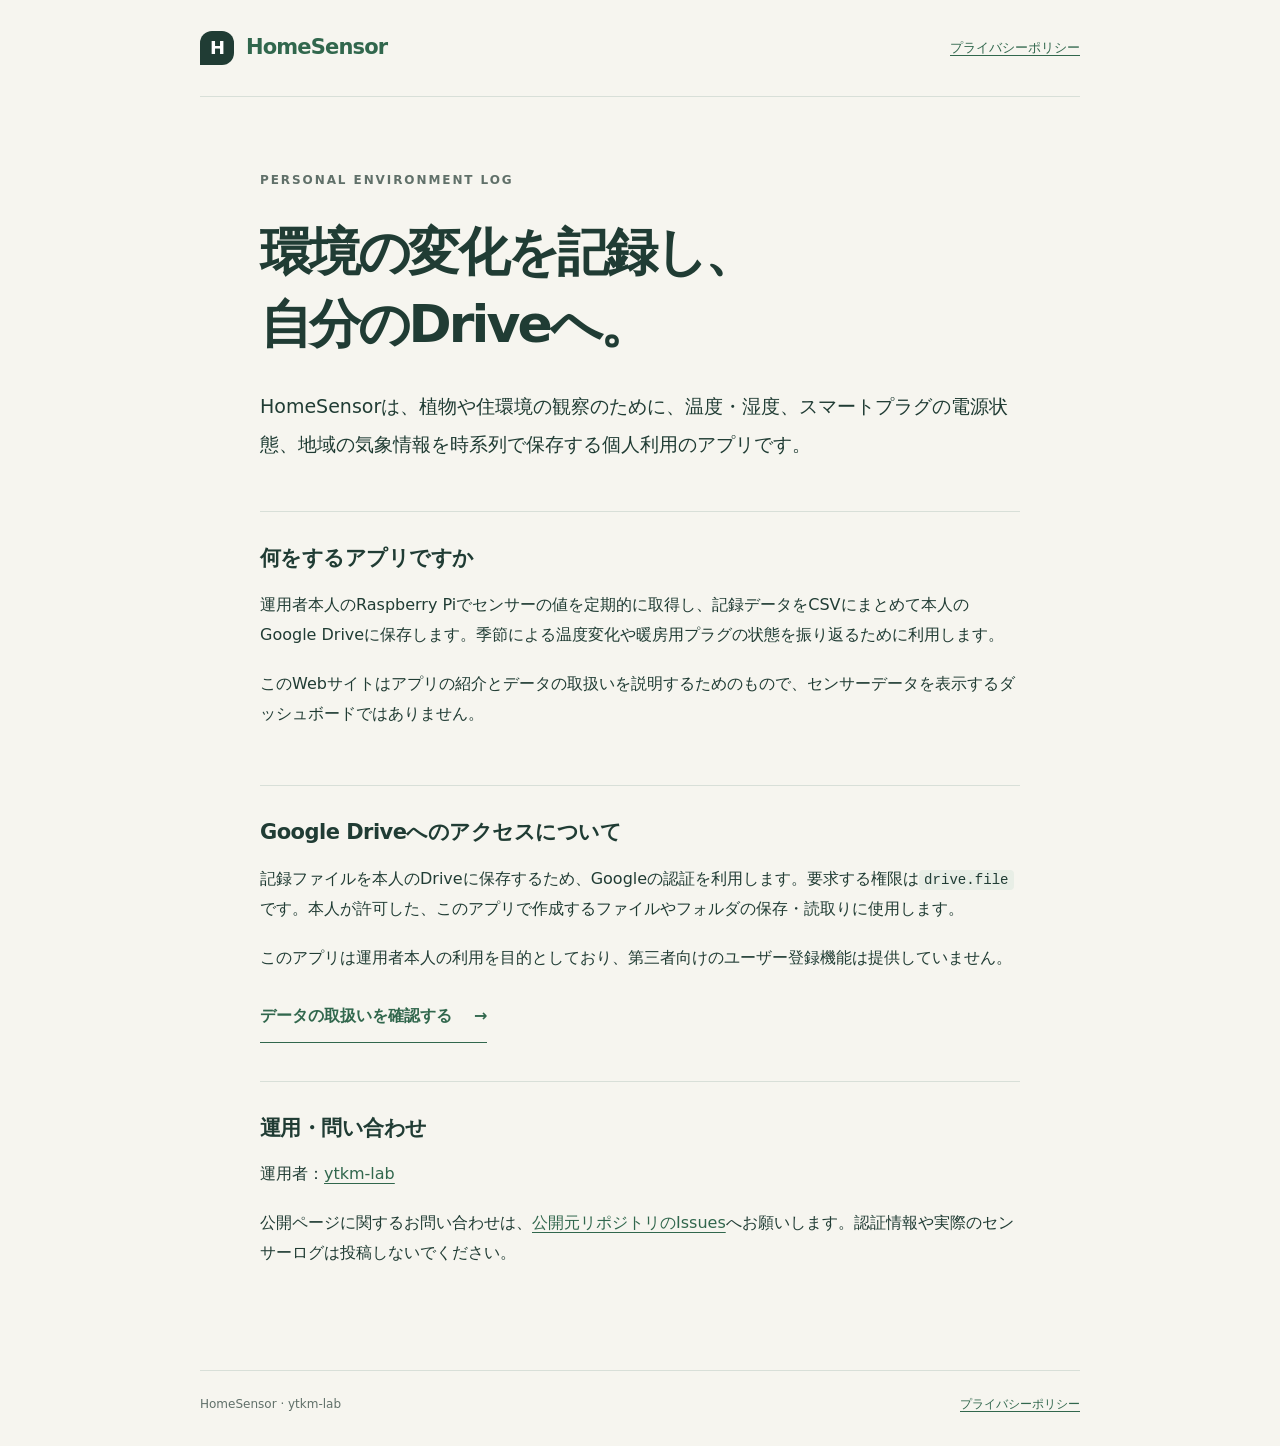
<file: index.html>
<!doctype html>
<html lang="ja">
<head>
  <meta charset="utf-8">
  <meta name="google-site-verification" content="ks4oXN3emzVz9K1VF1mLstnhNC5AflNueZVRm2zclnw" />
  <meta name="viewport" content="width=device-width, initial-scale=1">
  <meta name="description" content="HomeSensorは、温湿度やスマートプラグの状態を記録し、本人のGoogle Driveへ保存する個人利用のアプリです。">
  <title>HomeSensor — 個人用の環境記録</title>
  <link rel="stylesheet" href="style.css">
</head>
<body>
  <header><a class="brand" href="./"><span class="mark" aria-hidden="true">H</span>HomeSensor</a><nav aria-label="メイン"><a href="privacy.html">プライバシーポリシー</a></nav></header>
  <main>
    <p class="eyebrow">PERSONAL ENVIRONMENT LOG</p>
    <h1>環境の変化を記録し、<br>自分のDriveへ。</h1>
    <p class="lead">HomeSensorは、植物や住環境の観察のために、温度・湿度、スマートプラグの電源状態、地域の気象情報を時系列で保存する個人利用のアプリです。</p>
    <section aria-labelledby="purpose"><h2 id="purpose">何をするアプリですか</h2><p>運用者本人のRaspberry Piでセンサーの値を定期的に取得し、記録データをCSVにまとめて本人のGoogle Driveに保存します。季節による温度変化や暖房用プラグの状態を振り返るために利用します。</p><p>このWebサイトはアプリの紹介とデータの取扱いを説明するためのもので、センサーデータを表示するダッシュボードではありません。</p></section>
    <section aria-labelledby="google"><h2 id="google">Google Driveへのアクセスについて</h2><p>記録ファイルを本人のDriveに保存するため、Googleの認証を利用します。要求する権限は<code>drive.file</code>です。本人が許可した、このアプリで作成するファイルやフォルダの保存・読取りに使用します。</p><p>このアプリは運用者本人の利用を目的としており、第三者向けのユーザー登録機能は提供していません。</p><a class="button" href="privacy.html">データの取扱いを確認する <span aria-hidden="true">→</span></a></section>
    <section aria-labelledby="operator"><h2 id="operator">運用・問い合わせ</h2><p>運用者：<a href="https://github.com/ytkm-lab">ytkm-lab</a></p><p>公開ページに関するお問い合わせは、<a href="https://github.com/ytkm-lab/ytkm-lab.github.io/issues">公開元リポジトリのIssues</a>へお願いします。認証情報や実際のセンサーログは投稿しないでください。</p></section>
  </main>
  <footer><span>HomeSensor · ytkm-lab</span><a href="privacy.html">プライバシーポリシー</a></footer>
</body>
</html>
</file>
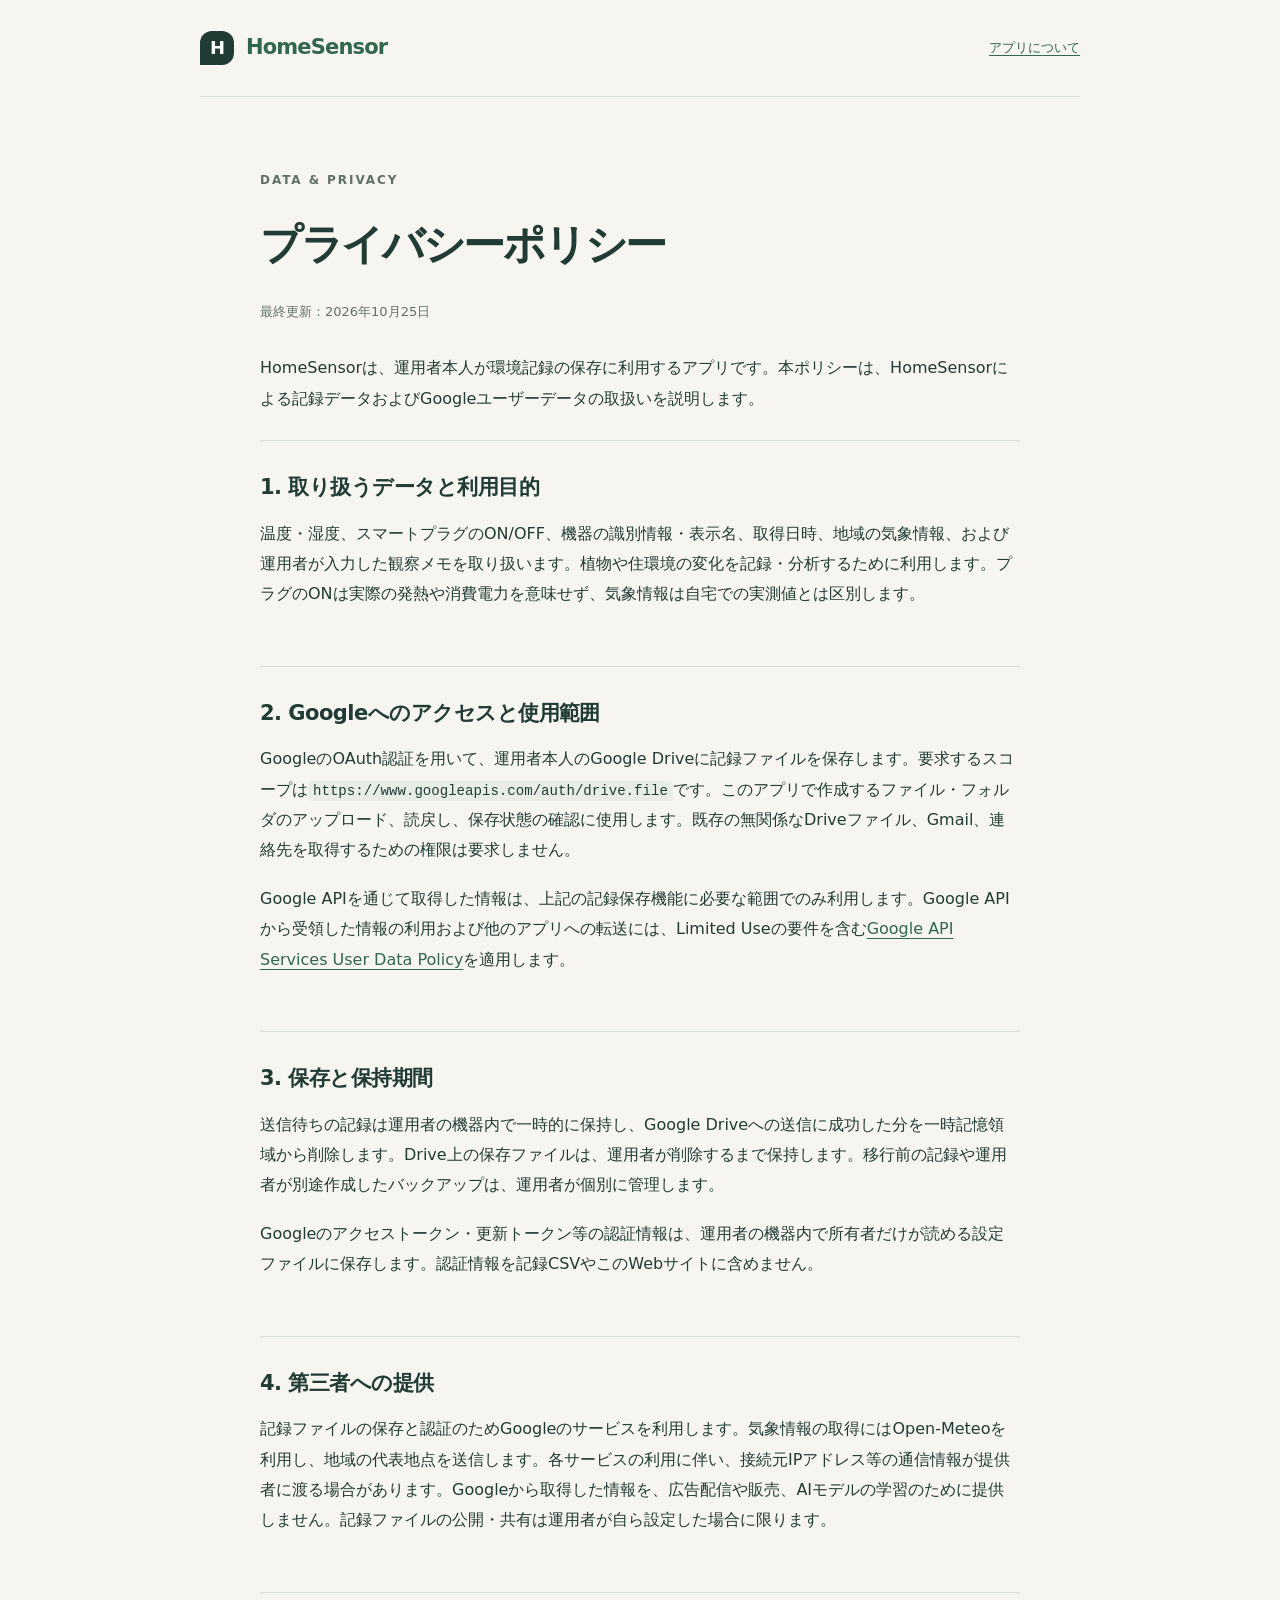
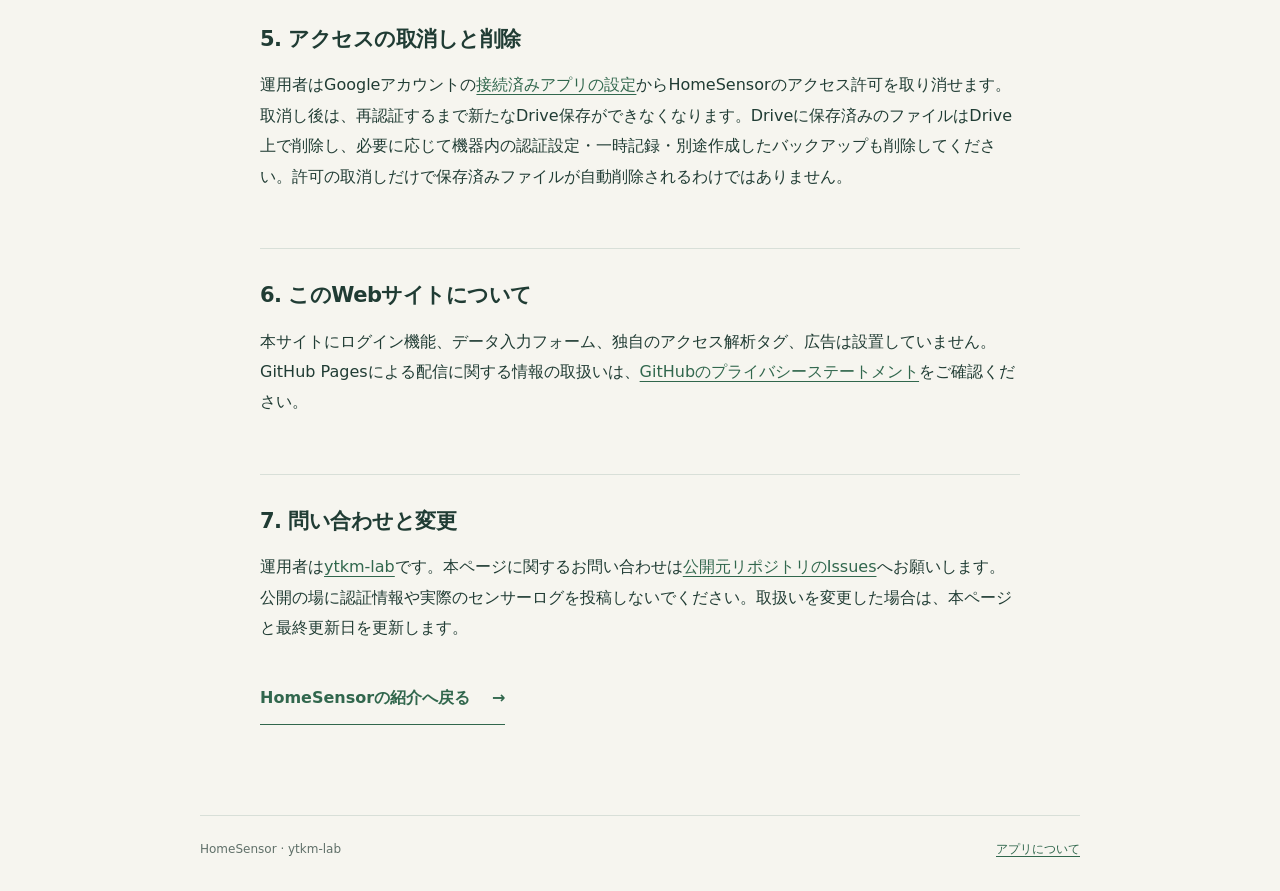
<file: privacy.html>
<!doctype html>
<html lang="ja">
<head>
  <meta charset="utf-8">
  <meta name="viewport" content="width=device-width, initial-scale=1">
  <meta name="description" content="HomeSensorが扱う記録データとGoogle Driveへのアクセス、その利用・保存・削除について説明します。">
  <title>プライバシーポリシー — HomeSensor</title>
  <link rel="stylesheet" href="style.css">
</head>
<body>
  <header><a class="brand" href="./"><span class="mark" aria-hidden="true">H</span>HomeSensor</a><nav aria-label="メイン"><a href="./">アプリについて</a></nav></header>
  <main class="policy">
    <p class="eyebrow">DATA &amp; PRIVACY</p>
    <h1>プライバシーポリシー</h1>
    <p class="muted">最終更新：2026年10月25日</p>
    <p>HomeSensorは、運用者本人が環境記録の保存に利用するアプリです。本ポリシーは、HomeSensorによる記録データおよびGoogleユーザーデータの取扱いを説明します。</p>
    <section><h2>1. 取り扱うデータと利用目的</h2><p>温度・湿度、スマートプラグのON/OFF、機器の識別情報・表示名、取得日時、地域の気象情報、および運用者が入力した観察メモを取り扱います。植物や住環境の変化を記録・分析するために利用します。プラグのONは実際の発熱や消費電力を意味せず、気象情報は自宅での実測値とは区別します。</p></section>
    <section><h2>2. Googleへのアクセスと使用範囲</h2><p>GoogleのOAuth認証を用いて、運用者本人のGoogle Driveに記録ファイルを保存します。要求するスコープは<code>https://www.googleapis.com/auth/drive.file</code>です。このアプリで作成するファイル・フォルダのアップロード、読戻し、保存状態の確認に使用します。既存の無関係なDriveファイル、Gmail、連絡先を取得するための権限は要求しません。</p><p>Google APIを通じて取得した情報は、上記の記録保存機能に必要な範囲でのみ利用します。Google APIから受領した情報の利用および他のアプリへの転送には、Limited Useの要件を含む<a href="https://developers.google.com/terms/api-services-user-data-policy">Google API Services User Data Policy</a>を適用します。</p></section>
    <section><h2>3. 保存と保持期間</h2><p>送信待ちの記録は運用者の機器内で一時的に保持し、Google Driveへの送信に成功した分を一時記憶領域から削除します。Drive上の保存ファイルは、運用者が削除するまで保持します。移行前の記録や運用者が別途作成したバックアップは、運用者が個別に管理します。</p><p>Googleのアクセストークン・更新トークン等の認証情報は、運用者の機器内で所有者だけが読める設定ファイルに保存します。認証情報を記録CSVやこのWebサイトに含めません。</p></section>
    <section><h2>4. 第三者への提供</h2><p>記録ファイルの保存と認証のためGoogleのサービスを利用します。気象情報の取得にはOpen-Meteoを利用し、地域の代表地点を送信します。各サービスの利用に伴い、接続元IPアドレス等の通信情報が提供者に渡る場合があります。Googleから取得した情報を、広告配信や販売、AIモデルの学習のために提供しません。記録ファイルの公開・共有は運用者が自ら設定した場合に限ります。</p></section>
    <section><h2>5. アクセスの取消しと削除</h2><p>運用者はGoogleアカウントの<a href="https://myaccount.google.com/connections">接続済みアプリの設定</a>からHomeSensorのアクセス許可を取り消せます。取消し後は、再認証するまで新たなDrive保存ができなくなります。Driveに保存済みのファイルはDrive上で削除し、必要に応じて機器内の認証設定・一時記録・別途作成したバックアップも削除してください。許可の取消しだけで保存済みファイルが自動削除されるわけではありません。</p></section>
    <section><h2>6. このWebサイトについて</h2><p>本サイトにログイン機能、データ入力フォーム、独自のアクセス解析タグ、広告は設置していません。GitHub Pagesによる配信に関する情報の取扱いは、<a href="https://docs.github.com/en/site-policy/privacy-policies/github-general-privacy-statement">GitHubのプライバシーステートメント</a>をご確認ください。</p></section>
    <section><h2>7. 問い合わせと変更</h2><p>運用者は<a href="https://github.com/ytkm-lab">ytkm-lab</a>です。本ページに関するお問い合わせは<a href="https://github.com/ytkm-lab/ytkm-lab.github.io/issues">公開元リポジトリのIssues</a>へお願いします。公開の場に認証情報や実際のセンサーログを投稿しないでください。取扱いを変更した場合は、本ページと最終更新日を更新します。</p></section>
    <p><a class="button" href="./">HomeSensorの紹介へ戻る <span aria-hidden="true">→</span></a></p>
  </main>
  <footer><span>HomeSensor · ytkm-lab</span><a href="./">アプリについて</a></footer>
</body>
</html>
</file>
<file: style.css>
:root{color-scheme:light;--ink:#203c34;--muted:#607069;--paper:#f6f5ef;--line:#d8dfd8;--accent:#31674d}*{box-sizing:border-box}body{margin:0;background:var(--paper);color:var(--ink);font-family:system-ui,-apple-system,"Segoe UI","Noto Sans JP",sans-serif;font-size:16px;line-height:1.9}a{color:var(--accent);text-underline-offset:.22em}a:hover{color:#193f2a}a:focus-visible{outline:3px solid #a5c993;outline-offset:5px}header,main,footer{width:min(880px,calc(100% - 48px));margin:auto}header{display:flex;align-items:center;justify-content:space-between;gap:20px;padding:28px 0;border-bottom:1px solid var(--line)}.brand{display:inline-flex;align-items:center;gap:12px;text-decoration:none;font-weight:750;font-size:21px;letter-spacing:-.04em}.mark{display:inline-grid;place-items:center;width:34px;height:34px;border-radius:12px 12px 12px 0;background:var(--ink);color:white;font-size:18px}nav{font-size:13px}main{max-width:760px;padding:72px 0}.eyebrow{font-size:12px;letter-spacing:.16em;font-weight:700;color:var(--muted);margin:0 0 24px}h1{font-size:clamp(32px,5.5vw,52px);line-height:1.4;letter-spacing:-.055em;margin:0 0 26px}h2{font-size:21px;line-height:1.6;letter-spacing:-.025em;margin:0 0 14px}.lead{font-size:19px;line-height:2;margin-bottom:48px}section{border-top:1px solid var(--line);padding:30px 0 12px;margin-top:26px}p{margin:0 0 18px}code{font-size:.88em;overflow-wrap:anywhere;background:#e8eee6;padding:2px 5px;border-radius:4px}.button{display:inline-flex;align-items:center;gap:22px;padding:10px 0;font-weight:650;text-decoration:none;border-bottom:1px solid var(--accent)}footer{display:flex;justify-content:space-between;gap:20px;padding:22px 0 30px;border-top:1px solid var(--line);font-size:12px;color:var(--muted)}.policy h1{font-size:clamp(28px,4.5vw,42px)}.muted{color:var(--muted);font-size:13px;margin-bottom:28px}@media(max-width:520px){header,main,footer{width:calc(100% - 36px)}header{align-items:flex-start;flex-direction:column;gap:14px;padding:22px 0}main{padding:46px 0}.lead{font-size:17px}.eyebrow{font-size:10px}footer{align-items:flex-start;flex-direction:column;gap:8px}}
</file>
